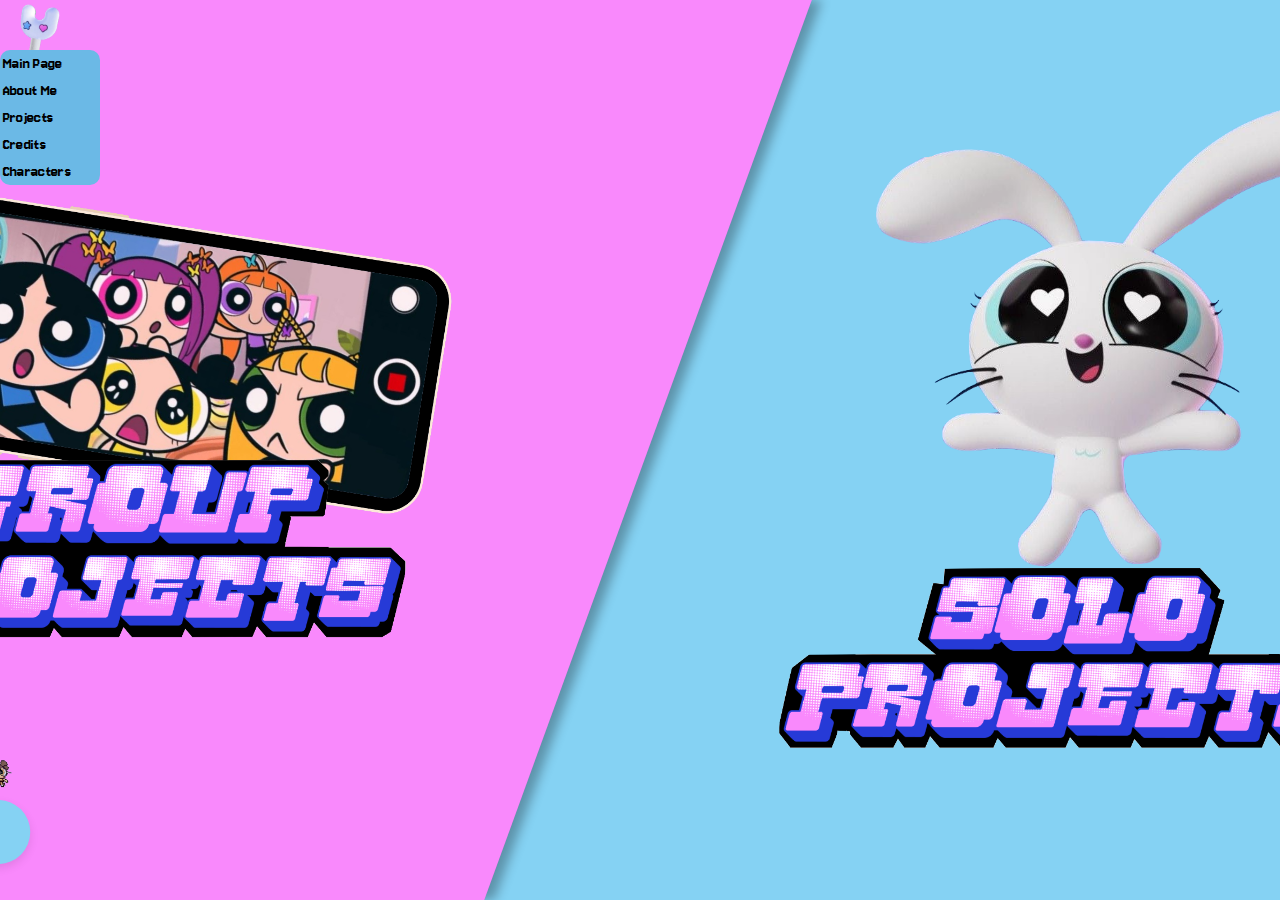
<file: projectsMode.html>
<!--Name: Daniela Malagon Fonseca-->
<!--Student Number: 666551486-->
<!DOCTYPE html>
<html lang="en">
<head>
    <meta charset="UTF-8">
    <meta name="viewport" content="width=device-width, initial-scale=1.0">
    <link rel="stylesheet" href="https://fonts.googleapis.com/css2?family=Material+Symbols+Outlined">
    <link rel="preconnect" href="https://fonts.googleapis.com">
    <link rel="preconnect" href="https://fonts.gstatic.com" crossorigin>
    <link href="https://fonts.googleapis.com/css2?family=Jersey+10&display=swap" rel="stylesheet">
    <link href="css/menu.css" rel="stylesheet">
    <link href="css/about.css" rel="stylesheet">
    <link href="css/projectsMode.css" rel="stylesheet">
    <title>Projects</title>
</head>
<body>
    <!--Navbar-->
    <div class="navbar">
        <div class="menu-container">
            <button class="menu-button"></button>
            <div class="menu" style="z-index: 2;">
                <a href="index.html">Main Page</a>
                <a href="aboutMe.html">About Me</a>
                <a href="projectsMode.html">Projects</a>
                <a href="credits.html">Credits</a>
                <a href="characters.html">Characters</a>
            </div>
        </div>
    </div>
    <!--background with paralelograms to create diagonal division ilusion-->
    <div class="background">
        <div class="parallelogram">
            <!--Pink side-->
            <div class="parallelogram1">
                <a href="projects/groupProjects.html">
                    <img src="img/modes/photo.png" alt="" class="project" style="z-index: 2;">
                    <img src="img/modes/group.png" alt="" class="title project">
                </a>
                <!--back button-->
                <div class="container" style="padding: 0px 45px;">
                    <div class="inner-con">
                        <img class="back" alt="" src="img/back.png" style="animation: jump 1s ease-in-out infinite;">
                        <a href="aboutMe.html" class="back button">
                            <span class="material-symbols-outlined">arrow_back</span>
                        </a>
                    </div>
                </div>
            </div>
            <!--Blue side-->
            <div class="parallelogram2">
                <a href="projects/soloProjects.html">
                    <img src="img/modes/bunny.png" alt="" class="solo project">
                    <img src="img/modes/solo.png" alt="" class="title2 project">
                </a>
            </div>
        </div>
    </div>
</body>
</html>
</file>
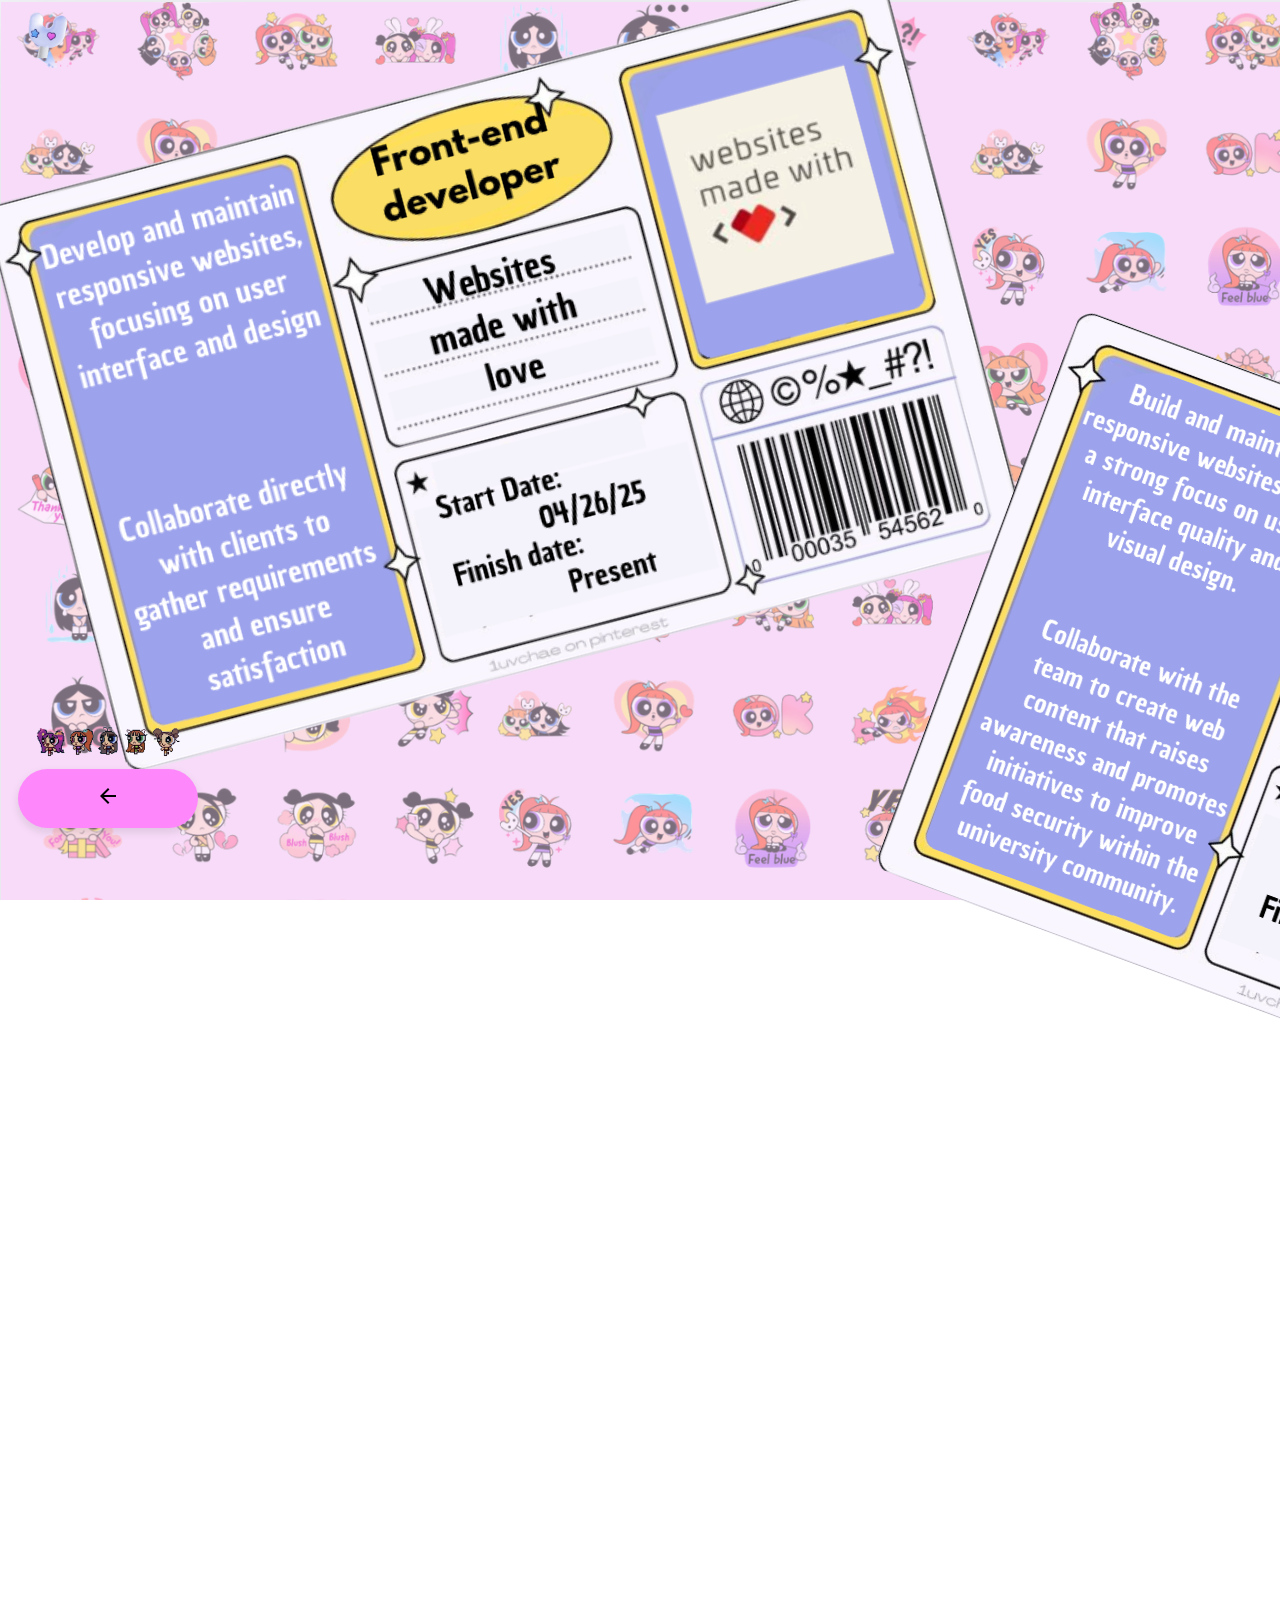
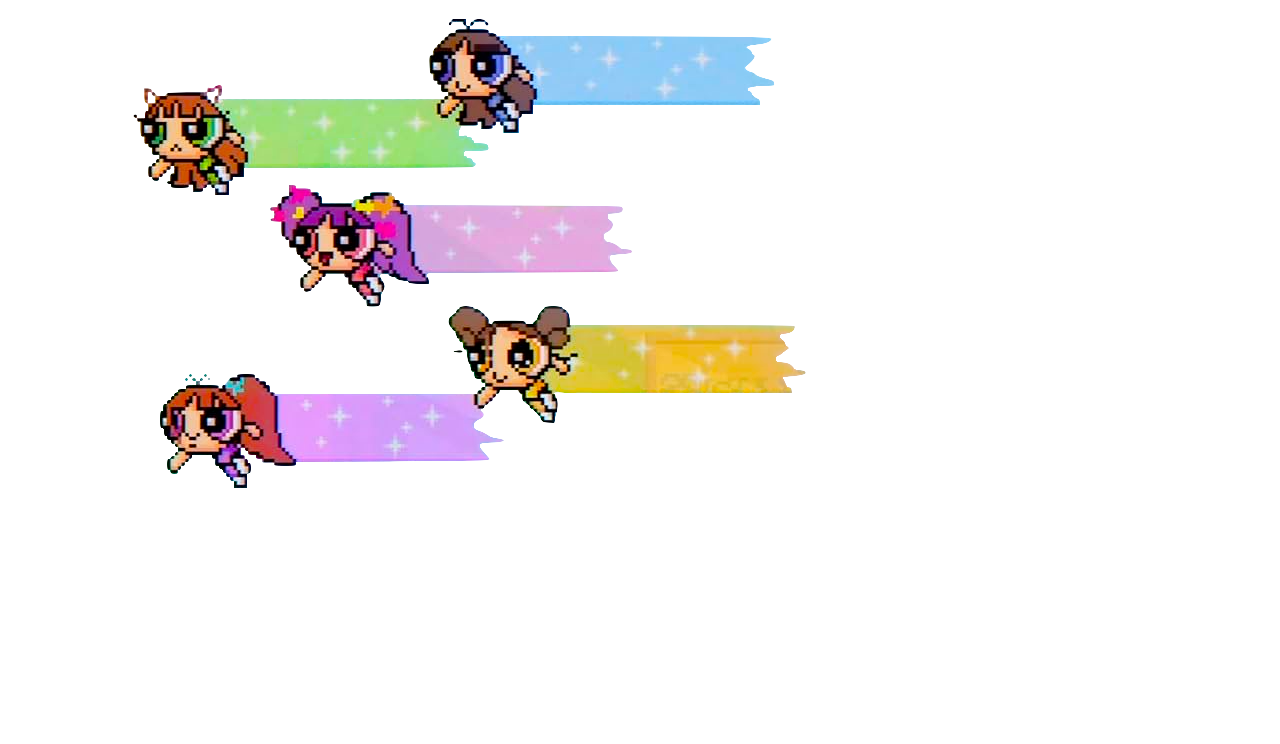
<file: work.html>
<!DOCTYPE html>
<html lang="en">
<head>
    <meta charset="UTF-8">
    <meta name="viewport" content="width=device-width, initial-scale=1.0">
    <link href="../css/projectsMain.css" rel="stylesheet">
    <link href="../css/projectsInfo.css" rel="stylesheet">
    <link href="css/about.css" rel="stylesheet">
    <link href="css/work.css" rel="stylesheet">
    <link href="css/menu.css" rel="stylesheet">
    <link href="https://fonts.googleapis.com/css2?family=Jersey+10&display=swap" rel="stylesheet">
    <link rel="stylesheet" href="https://fonts.googleapis.com/css2?family=Material+Symbols+Outlined">
    <title>Work experience</title>
</head>
<body>
    <div class="navbar">
        <div class="menu-container">
            <button class="menu-button"></button>
            <div class="menu">
                <a href="index.html">Main Page</a>
                <a href="aboutMe.html">About Me</a>
                <a href="projectsMode.html">Projects</a>
                <a href="work.html">Work experience</a>
                <a href="credits.html">Credits</a>
            </div>
        </div>
    </div>

    <div class="experience1">
        <img src="/img/work/experience1.png">
    </div>
    <div class="experience2">
        <img src="/img/work/experience2.png">
    </div>

    <div class="container" style="position: fixed; bottom: 24px;">
        <div class="inner-con">
            <img alt="" class="back" src="img/back.png" style="animation: jump 1s ease-in-out infinite;">
            <a href="options.html" class="back button" onclick="startTransition(event, 'left', this.href)">
                <span class="material-symbols-outlined">arrow_back</span>
            </a>
        </div>
    </div>

    
    <div class="runner-container runnerLeft">
        <img src="img/tranL.png" class="runner" id="runnerL" alt="">
    </div>

    <script src="animation.js"></script>
</body>
</html>
</file>
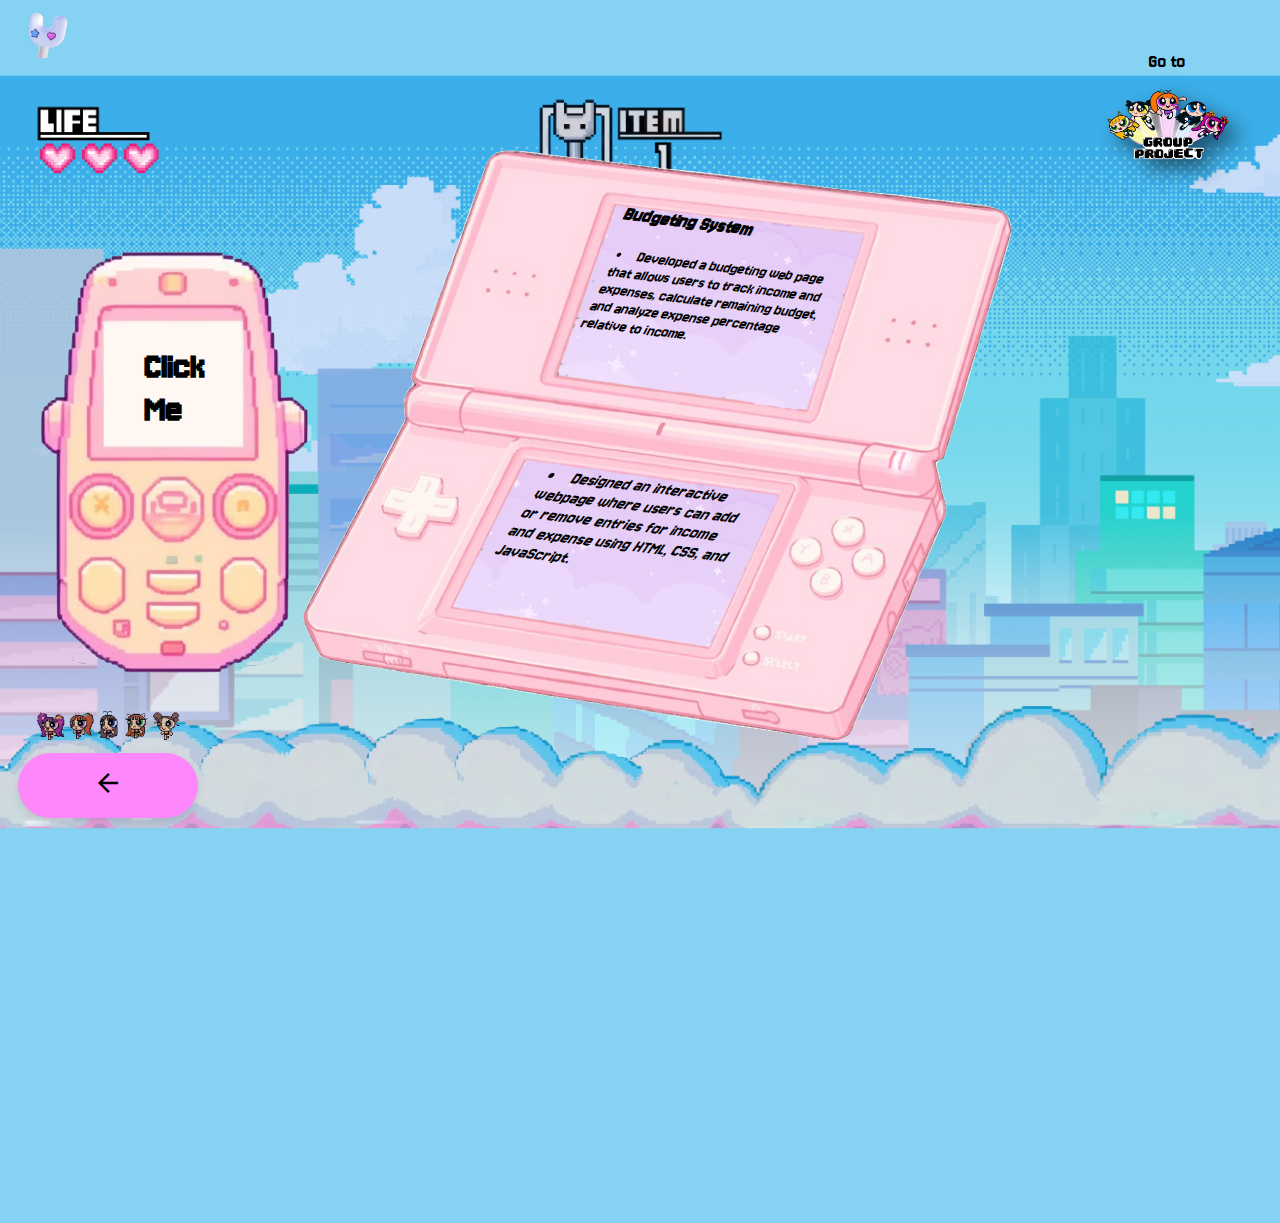
<file: projects/budget.html>
<!--Name: Daniela Malagon Fonseca-->
<!--Student Number: 666551486-->
<!DOCTYPE html>
<html lang="en">
<head>
    <meta charset="UTF-8">
    <meta name="viewport" content="width=device-width, initial-scale=1.0">
    <link rel="preconnect" href="https://fonts.googleapis.com">
    <link rel="preconnect" href="https://fonts.gstatic.com" crossorigin>
    <link href="https://fonts.googleapis.com/css2?family=Jersey+10&display=swap" rel="stylesheet">
    <link rel="stylesheet" href="https://fonts.googleapis.com/css2?family=Material+Symbols+Outlined">
    <link href="../css/menu.css" rel="stylesheet">
    <link href="../css/about.css" rel="stylesheet">
    <link href="../css/projectsMain.css" rel="stylesheet">
    <link href="../css/projectsInfo.css" rel="stylesheet">
    <title>Group Projects</title>
</head>
<body>
    <!--Navbar-->
    <div class="navbar">
        <div class="menu-container">
            <button class="menu-button"></button>
            <div class="menu">
                <a href="../index.html">Main Page</a>
                <a href="../aboutMe.html">About Me</a>
                <a href="../projectsMode.html">Projects</a>
                <a href="../credits.html">Credits</a>
                <a href="../characters.html">Characters</a>
            </div>
        </div>
    </div>

    <!--Change project mode button-->
    <div class="solo-link">
        Go to<br>
        <a href="groupProjects.html">
            <img alt="" src="../img/icons/team.png">
        </a>
    </div>
    
    <!--Phone to access project-->
    <div class= "phone">
        <a href="https://dmalagon10.github.io/budgeting-system/" target="_blank">
            <div class="phoneTitle" style="font-size: 40px; top:35%">Click <br>Me</div>
            <img alt="" src="../img/phones/budget.png">
        </a>
    </div>

    <!--Nintendo with description-->
    <div class="nintendo">
        <img class="nintendo" alt="" src="../img/phones/nintendo.png">
        <div class="text">
            <p>Budgeting System</p>
            <ul>
                <li>Developed a budgeting web page that allows users to track income and expenses, calculate remaining budget, and analyze expense percentage relative to income.</li>
            </ul>
            <div class="lastItems" style="margin-top: 130px;">
                <ul>
                    <li>Designed an interactive webpage where users can add or remove entries for income and expense using HTML, CSS, and JavaScript.</li>
                </ul>
            </div>
        </div>
    </div>

    <!--Back button-->
    <div class="container">
        <div class="inner-con" style="height: 100vh;">
            <img class="back" alt="" src="../img/back.png" style="animation: jump 1s ease-in-out infinite;">
            <a href="soloProjects.html" class="back button">
                <span class="material-symbols-outlined">arrow_back</span>
            </a>
        </div>
    </div>
</body>
</html>
</file>
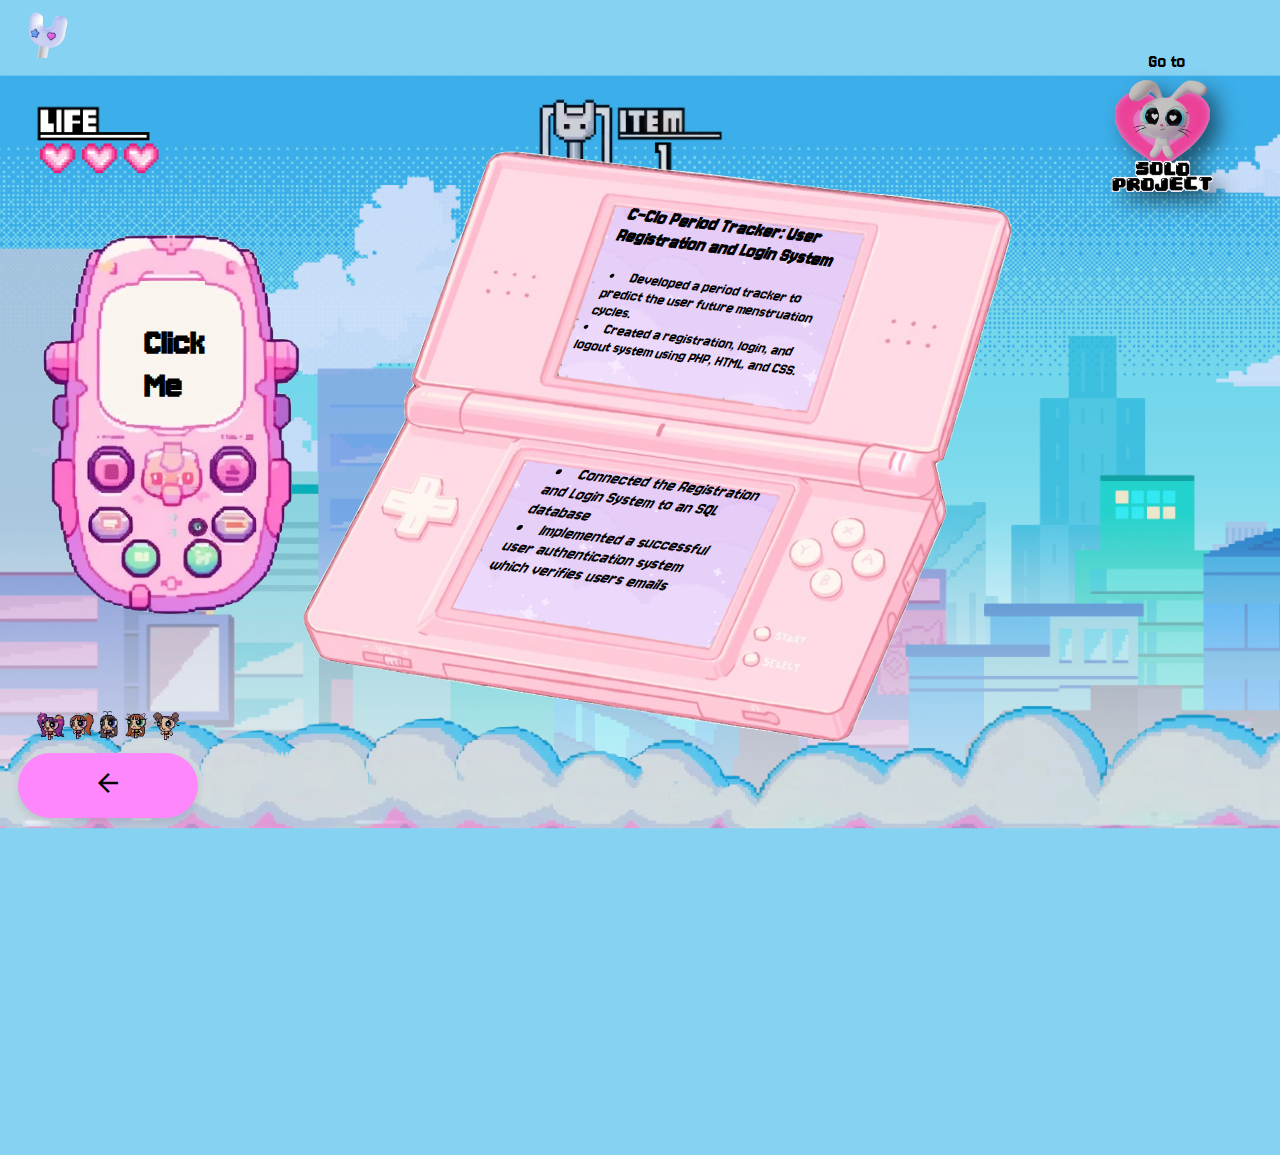
<file: projects/groupProjects.html>
<!--Name: Daniela Malagon Fonseca-->
<!--Student Number: 666551486-->
<!DOCTYPE html>
<html lang="en">
<head>
    <meta charset="UTF-8">
    <meta name="viewport" content="width=device-width, initial-scale=1.0">
    <link rel="preconnect" href="https://fonts.googleapis.com">
    <link rel="preconnect" href="https://fonts.gstatic.com" crossorigin>
    <link href="https://fonts.googleapis.com/css2?family=Jersey+10&display=swap" rel="stylesheet">
    <link rel="stylesheet" href="https://fonts.googleapis.com/css2?family=Material+Symbols+Outlined">
    <link href="../css/menu.css" rel="stylesheet">
    <link href="../css/projectsMain.css" rel="stylesheet">
    <link href="../css/projectsInfo.css" rel="stylesheet">
    <title>Group Projects</title>
</head>
<body>
    <!--Navbar-->
    <div class="navbar">
        <div class="menu-container">
            <button class="menu-button"></button>
            <div class="menu">
                <a href="../index.html">Main Page</a>
                <a href="../aboutMe.html">About Me</a>
                <a href="../projectsMode.html">Projects</a>
                <a href="../credits.html">Credits</a>
                <a href="../characters.html">Characters</a>
            </div>
        </div>
    </div>
     <!--Change project mode button-->
    <div class="solo-link">
        Go to<br>
        <a href="soloProjects.html">
            <img alt="" src="../img/icons/soloIcon.png">
        </a>
    </div>

    <!--Phone to access project-->
    <div class= "phone">
        <a href="http://cclo.freesite.online/CSCI265-Project-development/sourcePHP/login.php" target="_blank">
            <div class="phoneTitle" style="font-size: 40px; top:35%">Click <br>Me</div>
            <img alt="" src="../img/phones/cClo.png">
        </a>
    </div>

    <!--Nintendo with description-->
    <div class="nintendo">
        <img alt="" class="nintendo" src="../img/phones/nintendo.png">
        <div class="text">
            <p>C-Clo Period Tracker: User Registration and Login System</p>
            <ul>
                <li>Developed a period tracker to predict the user future menstruation cycles.</li>
                <li>Created a registration, login, and logout system using PHP, HTML, and CSS.</li>
            </ul>
            <div class="lastItems">
                <ul>
                    <li>Connected the Registration and Login System to an SQL database</li>
                    <li>Implemented a successful user authentication system which verifies users emails</li>
                </ul>
            </div>
        </div>
    </div>

    <!--Back button-->
    <div class="container">
        <div class="inner-con" style="height: 85vh;">
            <img alt="" class="back" src="../img/back.png" style="animation: jump 1s ease-in-out infinite;">
            <a href="../projectsMode.html" class="back button">
                <span class="material-symbols-outlined">arrow_back</span>
            </a>
        </div>
    </div>
</body>
</html>
</file>
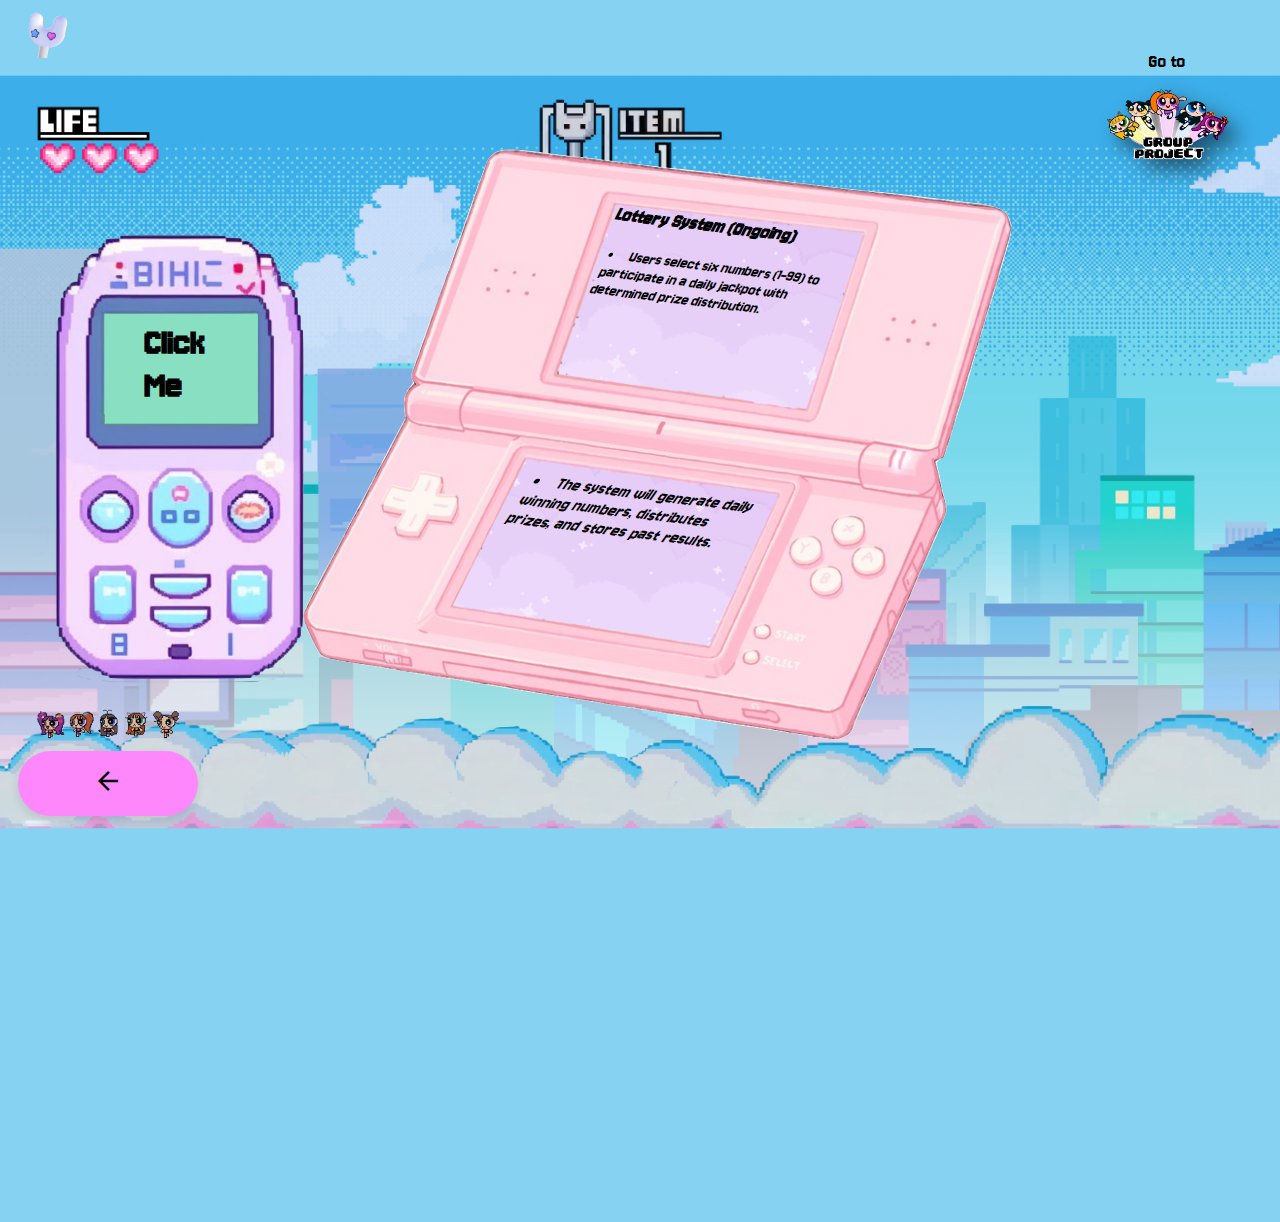
<file: projects/lottery.html>
<!--Name: Daniela Malagon Fonseca-->
<!--Student Number: 666551486-->
<!DOCTYPE html>
<html lang="en">
<head>
    <meta charset="UTF-8">
    <meta name="viewport" content="width=device-width, initial-scale=1.0">
    <link rel="preconnect" href="https://fonts.googleapis.com">
    <link rel="preconnect" href="https://fonts.gstatic.com" crossorigin>
    <link href="https://fonts.googleapis.com/css2?family=Jersey+10&display=swap" rel="stylesheet">
    <link rel="stylesheet" href="https://fonts.googleapis.com/css2?family=Material+Symbols+Outlined">
    <link href="../css/menu.css" rel="stylesheet">
    <link href="../css/about.css" rel="stylesheet">
    <link href="../css/projectsMain.css" rel="stylesheet">
    <link href="../css/projectsInfo.css" rel="stylesheet">
    <title>Group Projects</title>
</head>
<body>
    <!--Navbar-->
    <div class="navbar">
        <div class="menu-container">
            <button class="menu-button"></button>
            <div class="menu">
                <a href="../index.html">Main Page</a>
                <a href="../aboutMe.html">About Me</a>
                <a href="../projectsMode.html">Projects</a>
                <a href="../credits.html">Credits</a>
                <a href="../characters.html">Characters</a>
            </div>
        </div>
    </div>

    <!--Change project mode button-->
    <div class="solo-link">
        Go to<br>
        <a href="groupProjects.html">
            <img alt="" src="../img/icons/team.png">
        </a>
    </div>

    <!--Phone to access project-->
    <div class= "phone">
        <a href="http://lotterysystem.infinityfreeapp.com/lottery/html/login.php" target="_blank">
            <div class="phoneTitle" style="font-size: 40px; top:30%">Click <br>Me</div>
            <img alt="" src="../img/phones/lottery.png">
        </a>
    </div>

    <!--Nintendo with description-->
    <div class="nintendo">
        <img alt="" class="nintendo" src="../img/phones/nintendo.png">
        <div class="text">
            <p>Lottery System (Ongoing)</p>
            <ul>
                <li>Users select six numbers (1-99) to participate in a daily jackpot with determined prize distribution.</li>
            </ul>
            <div class="lastItems" style="margin-top: 170px;">
                <ul>
                    <li>The system will generate daily winning numbers, distributes prizes, and stores past results.</li>
                </ul>
            </div>
        </div>
    </div>

     <!--Back button-->
    <div class="container">
        <div class="inner-con" style="height: 100vh;">
            <img alt="" class="back" src="../img/back.png" style="animation: jump 1s ease-in-out infinite;">
            <a href="soloProjects.html" class="back button">
                <span class="material-symbols-outlined">arrow_back</span>
            </a>
        </div>
    </div>
</body>
</html>
</file>
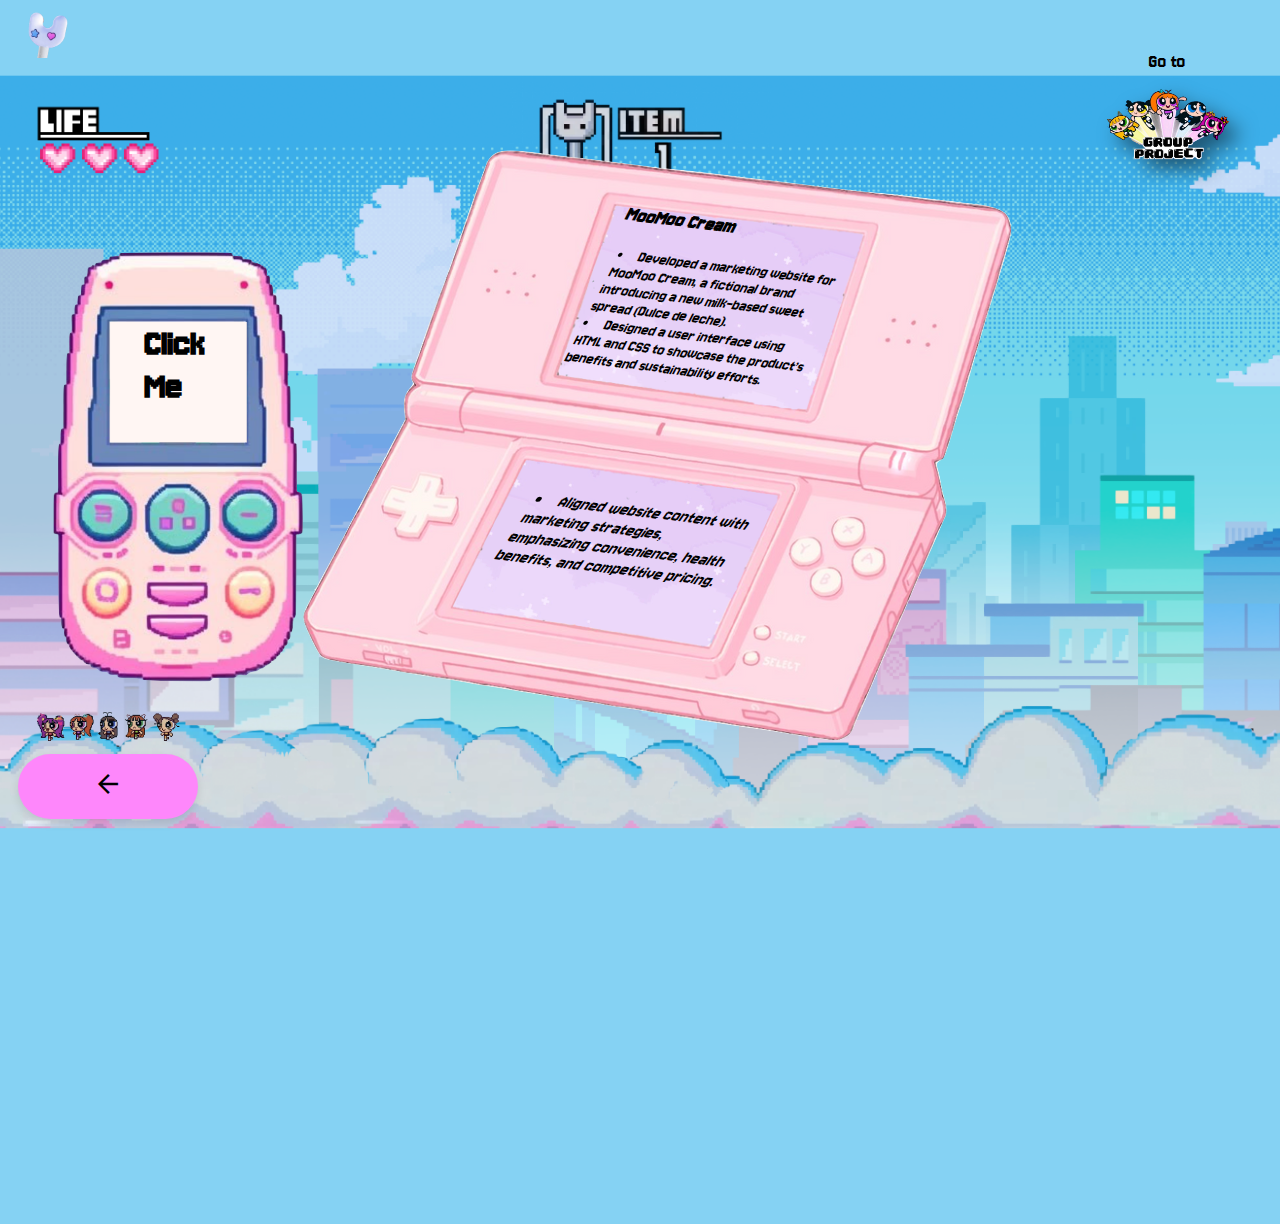
<file: projects/moomoo.html>
<!--Name: Daniela Malagon Fonseca-->
<!--Student Number: 666551486-->
<!DOCTYPE html>
<html lang="en">
<head>
    <meta charset="UTF-8">
    <meta name="viewport" content="width=device-width, initial-scale=1.0">
    <link rel="preconnect" href="https://fonts.googleapis.com">
    <link rel="preconnect" href="https://fonts.gstatic.com" crossorigin>
    <link href="https://fonts.googleapis.com/css2?family=Jersey+10&display=swap" rel="stylesheet">
    <link rel="stylesheet" href="https://fonts.googleapis.com/css2?family=Material+Symbols+Outlined">
    <link href="../css/menu.css" rel="stylesheet">
    <link href="../css/projectsMain.css" rel="stylesheet">
    <link href="../css/projectsInfo.css" rel="stylesheet">
    <title>Group Projects</title>
</head>
<body>
    <!--Navbar-->
    <div class="navbar">
        <div class="menu-container">
            <button class="menu-button"></button>
            <div class="menu">
                <a href="../index.html">Main Page</a>
                <a href="../aboutMe.html">About Me</a>
                <a href="../projectsMode.html">Projects</a>
                <a href="../credits.html">Credits</a>
                <a href="../characters.html">Characters</a>
            </div>
        </div>
    </div>

    <!--Change project mode button-->
    <div class="solo-link">
        Go to<br>
        <a href="groupProjects.html">
            <img alt="" src="../img/icons/team.png">
        </a>
    </div>

    <!--Phone to access project-->
    <div class= "phone">
        <a href="https://dmalagon10.github.io/MooMooCream/" target="_blank">
            <div class="phoneTitle" style="font-size: 40px; top:30%">Click <br>Me</div>
            <img alt="" src="../img/phones/MooMoo.png">
        </a>
    </div>

    <!--Nintendo with description-->
    <div class="nintendo">
        <img alt="" class="nintendo" src="../img/phones/nintendo.png">
        <div class="text">
            <p>MooMoo Cream</p>
            <ul>
                <li>Developed a marketing website for MooMoo Cream, a fictional brand introducing a new milk-based sweet spread (Dulce de leche).</li>
                <li>Designed a user interface using HTML and CSS to showcase the product’s benefits and sustainability efforts.</li>
            </ul>
            <div class="lastItems" style="margin-top: 120px;">
                <ul>
                    <li>Aligned website content with marketing strategies, emphasizing convenience, health benefits, and competitive pricing.</li>
                </ul>
            </div>
        </div>
    </div>

    <!--Back button-->
    <div class="container">
        <div class="inner-con" style="height: 100vh;">
            <img alt="" class="back" src="../img/back.png" style="animation: jump 1s ease-in-out infinite;">
            <a href="soloProjects.html" class="back button">
                <span class="material-symbols-outlined">arrow_back</span>
            </a>
        </div>
    </div>
</body>
</html>
</file>
<file: css/menu.css>
.navbar {
    display: flex;
    align-items: center;
}

.menu-button {
    background-image: url(../img/lightstick.png);
    background-color: transparent; 
    background-size: cover;
    padding: 10px 15px;
    border: none;
    margin-right: 10px;
    position: absolute;
    background-repeat: no-repeat;
    width: 70px;
    height: 50px;
    animation: headShake 2s infinite ease-in-out;
    z-index: 3;
}

@keyframes headShake {
    0% {
        transform: rotate(0deg); 
    }
    25% {
        transform: rotate(-15deg);
    }
    50% {
        transform: rotate(0deg);
    }
    75% {
        transform: rotate(15deg);
    }
    100% {
        transform: rotate(0deg);
    }
}
.menu {
    display: none;
    flex-direction: column;
    background-color: #6bb9e6;
    padding: 0px;
    position: absolute;
    top: 50px;
    width: 100px;
    border-radius: 10px;
}

.menu a {
    color: black;
    text-decoration: none;
    padding: 5px;
    font-family: "Jersey 10", sans-serif;
    transition: background-color 0.3s ease-in-out, transform 0.2s ease-in-out;
    transform: scale(1.05);
    border-radius: 10px;
}

.menu a:hover {
    background-color: white;
    border-radius: 10px;
}

.menu-container:hover .menu {
    display: flex;
}
</file>
<file: css/about.css>
/*background image*/
body {
    background-image: url("../img/aboutMe.png");
    background-color: #85d2f3;
    background-repeat: no-repeat; 
    background-size: contain;     
    background-position: center; 
    height: 95vh;                           
}
/*font declaration*/
@font-face {
    font-family: "MyFont";
    src: url("/Portafolio/fonts/04B_30__.TTF") format("truetype");
}
/*title*/
.header{
    font-family: "MyFont", sans-serif;
    font-size: 70px;
    text-align: center;
    margin: 40px;
}

/*span for title animation*/
.header span {
    display: inline-block;
    animation: wave 1.5s infinite ease-in-out;
}
/*title animation*/
@keyframes wave {
    0%, 100% { transform: translateY(0); }
    50% { transform: translateY(-10px); }
}

/*webpage content*/
.info{
    top: 40%;
    left: 50%;
    transform: translate(-50%, -50%);
    position:absolute;
    font-family: "Jersey 10", sans-serif;
    font-size: 20px;
    overflow: auto;
    width: 270px;
    height: 210px;
    padding: 2px;
}
/*hide scrollbar*/
.info::-webkit-scrollbar {
    width: 0px; 
}
.info::-webkit-scrollbar-track {
    background: transparent;
}

/*container for the buttons*/
.container {
    height: 80vh;
    width: 98%;
    display: flex;
    justify-content: space-between; 
    align-items: flex-end; 
    padding: 10px; 
}

/*container for each individual button*/
.inner-con{
    display: flex;
    flex-direction: column;
    justify-content: center;
    align-items: center;
    height: 20vh;
}

/*buttons distribution*/
.back, .next {
    width: 150px;
}

/*animation for images above buttons*/
@keyframes jump {
    0% {
        transform: translateY(0);
    }
    50% {
        transform: translateY(-10px); 
    }
    100% {
        transform: translateY(0);
    }
}

/*buttons*/
.button{
    background-color: #fe87fb;
    text-transform: uppercase;
    text-align: center;
    padding: 15px;
    border-radius: 40px;
    font-weight: bold;
    color: black;
    text-decoration: none;
    box-shadow: 0px 4px 10px rgba(0, 0, 0, 0.1);
    margin-top: 10px;
}
.button:hover{
    background-color: #ef59f8;
    transition: background-color 0.3s ease-in-out, transform 0.2s ease-in-out;
    transform: scale(1.05);
}

/*icons for the buttons*/
.material-symbols-outlined {
    font-family: 'Material Symbols Outlined', sans-serif;
    font-size: 30px;
    color: black;
}
</file>
<file: css/projectsMode.css>
/*background to create ilussion*/
body{
    background: linear-gradient(to left, #85d2f3, #f989fc) no-repeat; 
    margin: 0;
    overflow: hidden;
    height: 100vh;
}
.background {
    display: flex;
    justify-content: center;
    height: 100vh;
}

/*paralelograms*/
.parallelogram {
    display: flex; 
}

.parallelogram1, .parallelogram2 {
    width: 100vh;
    height: 100vh;
    transform: skew(-20deg); /*inclination*/
}
/*pink side*/
.parallelogram1 {
    background: #f989fc;
    margin-left: 15px;
    box-shadow: 10px 0px 10px rgba(0, 0, 0, 0.3);
    z-index: 1;
}
/*blue side*/
.parallelogram2 {
    background: #85d2f3;
}
/*project images styles*/
.project{
    max-width: 70%; 
    position: fixed;
    left: 110px;
    top: 20%;
}
.solo{
    top: 10%;
    z-index: 2;
}

/*title images*/
.title{
    top: 50%;
    z-index: 2;
}
.title2{
    top: 61%;
    left: 190px;
}

/*avoid images leaning to the paralelogram shape*/
.parallelogram1 img, .parallelogram2 img{
    transform: skew(20deg);
    transition: transform 0.3s ease-in-out;
}

/*zoom of the hover*/
.parallelogram1:hover img, .parallelogram2:hover img {
    transform: skew(20deg) scale(1.15);
}

/*back button styles*/
.container{
    position:absolute;
    left: 90px;
    bottom: 0px;
    transform: skew(20deg);
}
.button{
    background-color:#85d2f3
}
.button:hover {
    background-color: #6bb9e6;
}
</file>
<file: css/projectsMain.css>
/*importing animations from projectsInfo*/
@import url('projectsInfo.css');

/*background*/
body{
    background-image: url("../img/soloBg.png");
    background-size: cover;
    background-position: center;
    background-repeat: no-repeat;
    height: 95vh;
}
/*title styles*/
.header{
    position: absolute;
    top: 10%; 
    left: 50%;
    transform: translateX(-50%);
    width: max-content;
}

/*phones positioning and size*/
.options {
    position: absolute; 
    top: 25%;
    right: 10%;
    display: flex;
    gap: 100px;

}

.phone img {
    max-width: 100%;  
}

/*Project title inside the phone*/
.phoneTitle {
    position: absolute;
    top: 30%; 
    left: 49%;
    transform: translate(-50%, -50%);
    font-weight: bold;
    font-family: "Jersey 10", sans-serif;
}
a{
    color: black;
}
</file>
<file: css/projectsInfo.css>
/*import animations*/
@import url('mainpage.css');
@import url('about.css');

/*background*/
body{
    background-image: url("../img/groupBg.png");
    background-size: cover;
    background-position: center center; 
    background-repeat: no-repeat;
    height: 95vh;
}

/*button to change project mode*/
.solo-link img {
    width: 150px; 
    filter: drop-shadow(10px 10px 10px rgba(0, 0, 0, 0.5));
}
.solo-link{
    position: relative;
    float: right;
    padding-right: 30px;
    top: 5%;
    font-family: "Jersey 10", sans-serif;
    font-size: 20px;
    text-align: center; 
    margin:0;
}

/*hover efect for the button*/
.solo-link:hover{
    animation: zoomInOut 1.9s infinite alternate;
}

/*phone style*/
.phone{
    position: relative;
    width: 300px;
    top:25%;
    left: 20px;
}

/*vibration for hover*/
.phone:hover {
    animation: vibrate 0.2s infinite linear; 
}

/*vibration animation*/
@keyframes vibrate {
    0% { transform: translate(0); }
    25% { transform: translate(-2px, 2px); }
    50% { transform: translate(2px, -2px); }
    75% { transform: translate(-2px, -2px); }
    100% { transform: translate(2px, 2px); }
}

/*nintendo image*/
.nintendo {
    position: absolute; 
    top: 5%;
    right: 10%;
    animation: jump 2s ease-in-out infinite;
}

/*info in the nintendo (first part)*/
.text {
    font-family: "Jersey 10", sans-serif;
    width: 240px;
    transform: skew(-27deg, 7deg);
    margin-top: 173px;  
    margin-right: 370px;  
}

/*info in the nintendo (second part)*/
.lastItems{
    width: 230px;
    transform: skew(-10deg);
    margin-top: 105px;  
    margin-left: 35px;  
    font-size: 18px;
}
/*bullet points*/
ul{
    list-style-position: inside; 
    padding-left: 0; 
    margin-left: 11px; 
}

/*Project title*/
p{
    font-weight: bold;
    font-size: 20px;
}
</file>
<file: css/work.css>
body {
    position: fixed;
    top: 0;
    left: 0;
    width: 100%;
    height: 100%;
    background: url(../img/work/work_bg.png) repeat-x;
    animation: rollingBg 7.3s linear infinite;
}

@keyframes rollingBg{
    0%{
        background-position: 0% 0;
    }
    100% {
        background-position: -286% 0;
    }
}

img {
    width: 1000px;
}

.experience1{
    position: relative;
    transform: rotate(-15deg);
}
.experience2{
    position: relative;
    transform: rotate(20deg);
    bottom: 200px;
    left: 900px;
}
</file>
